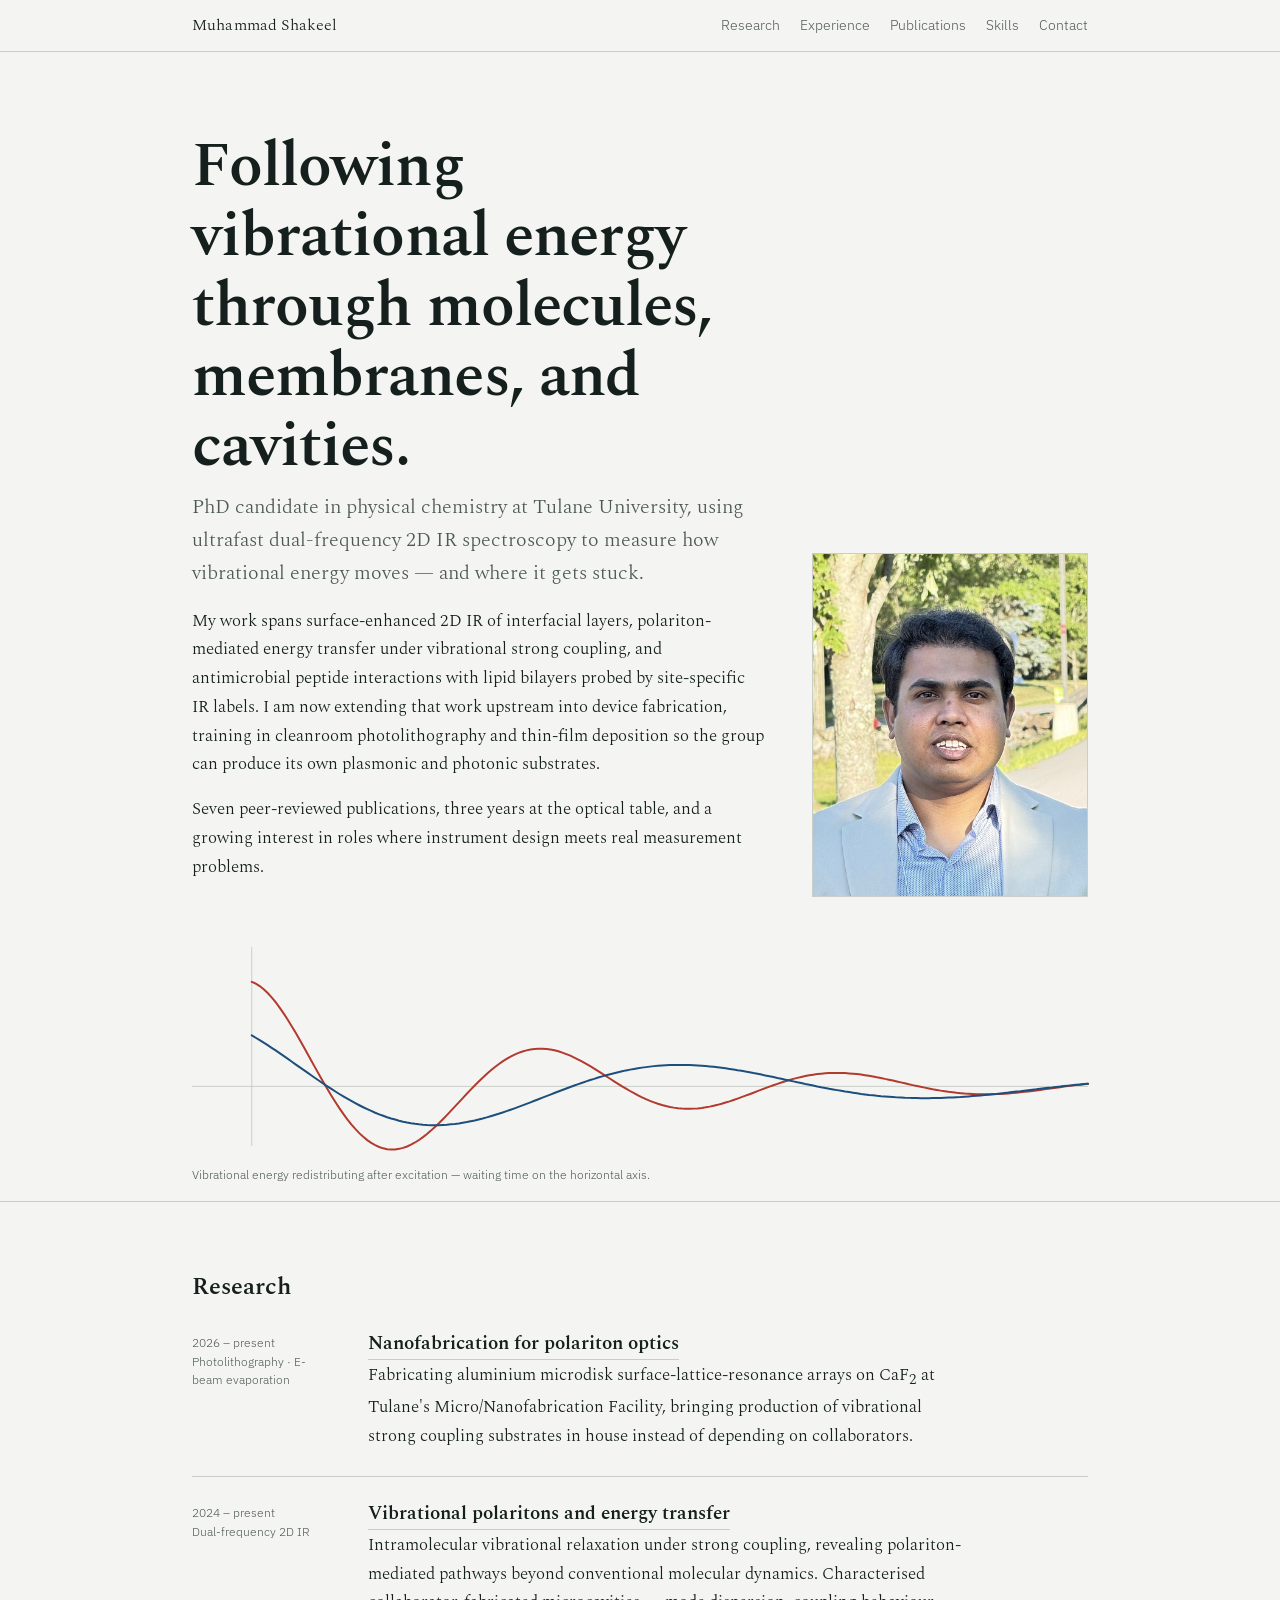
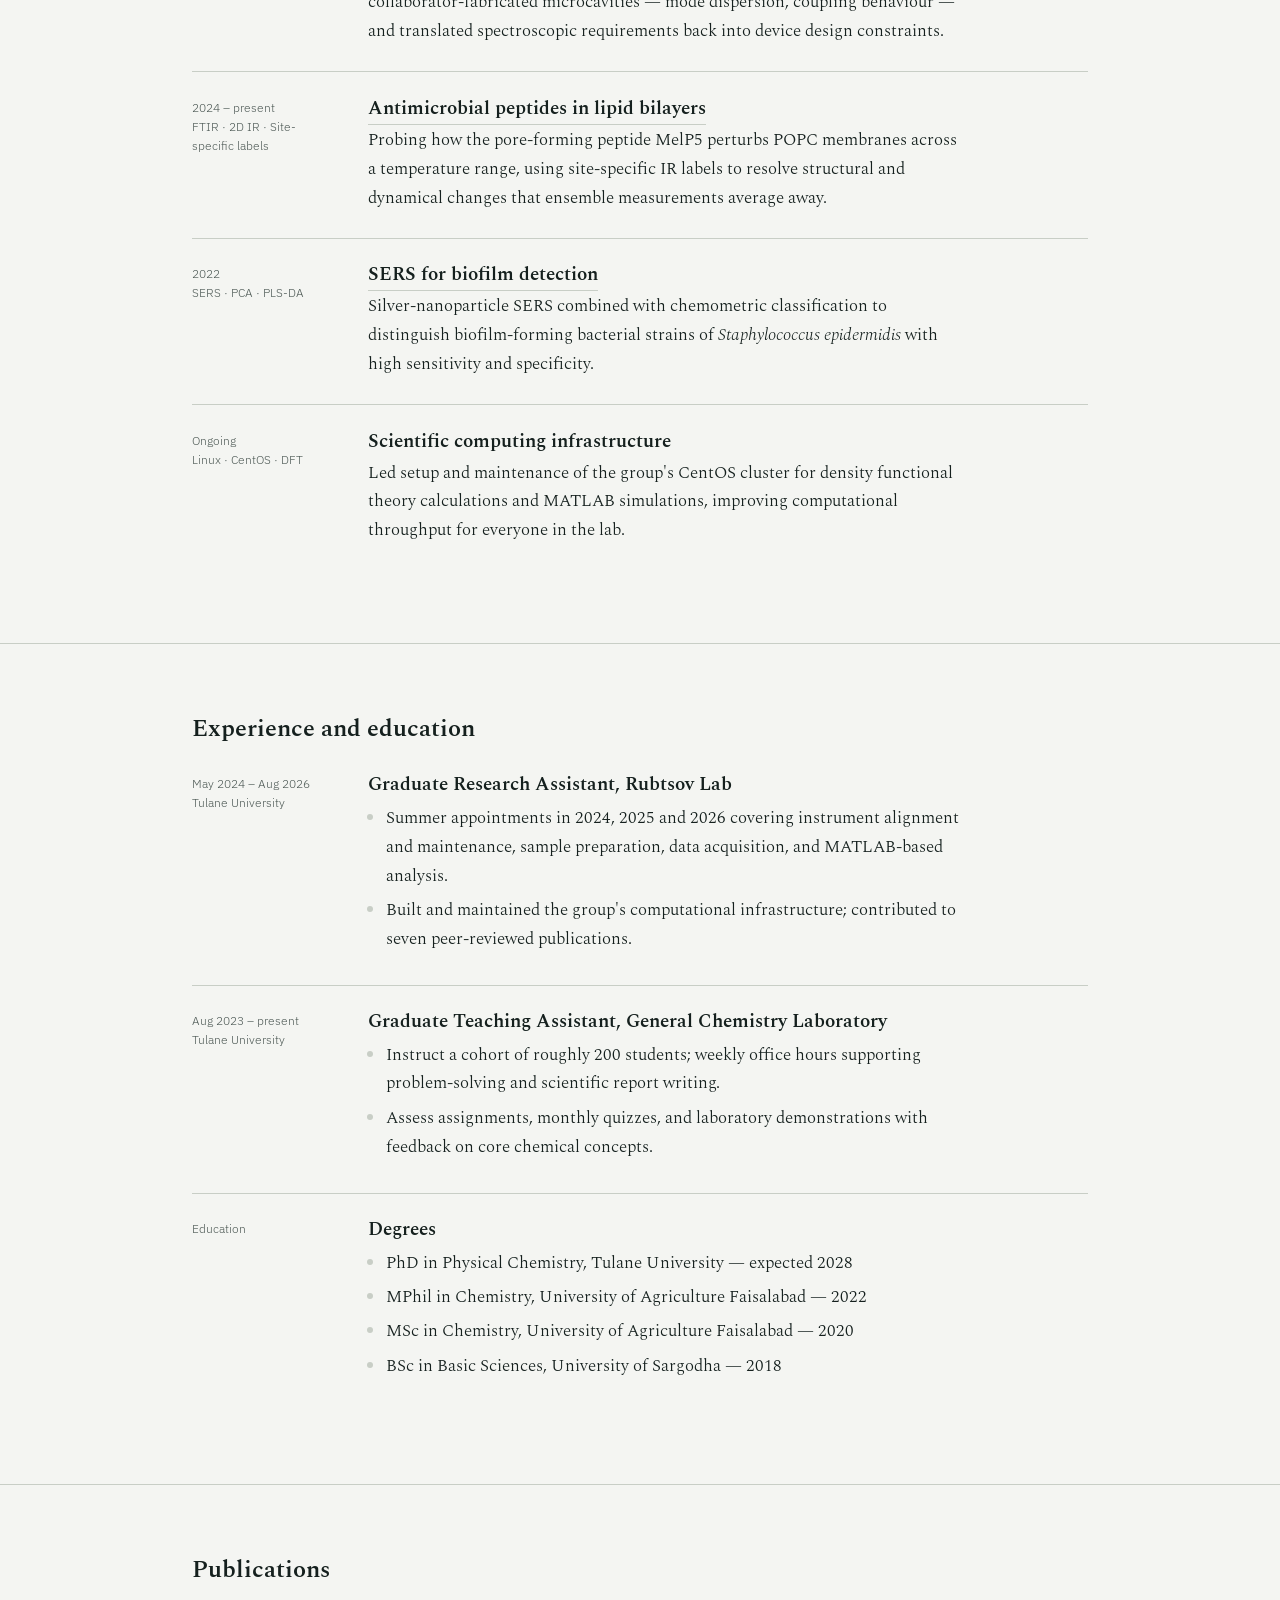
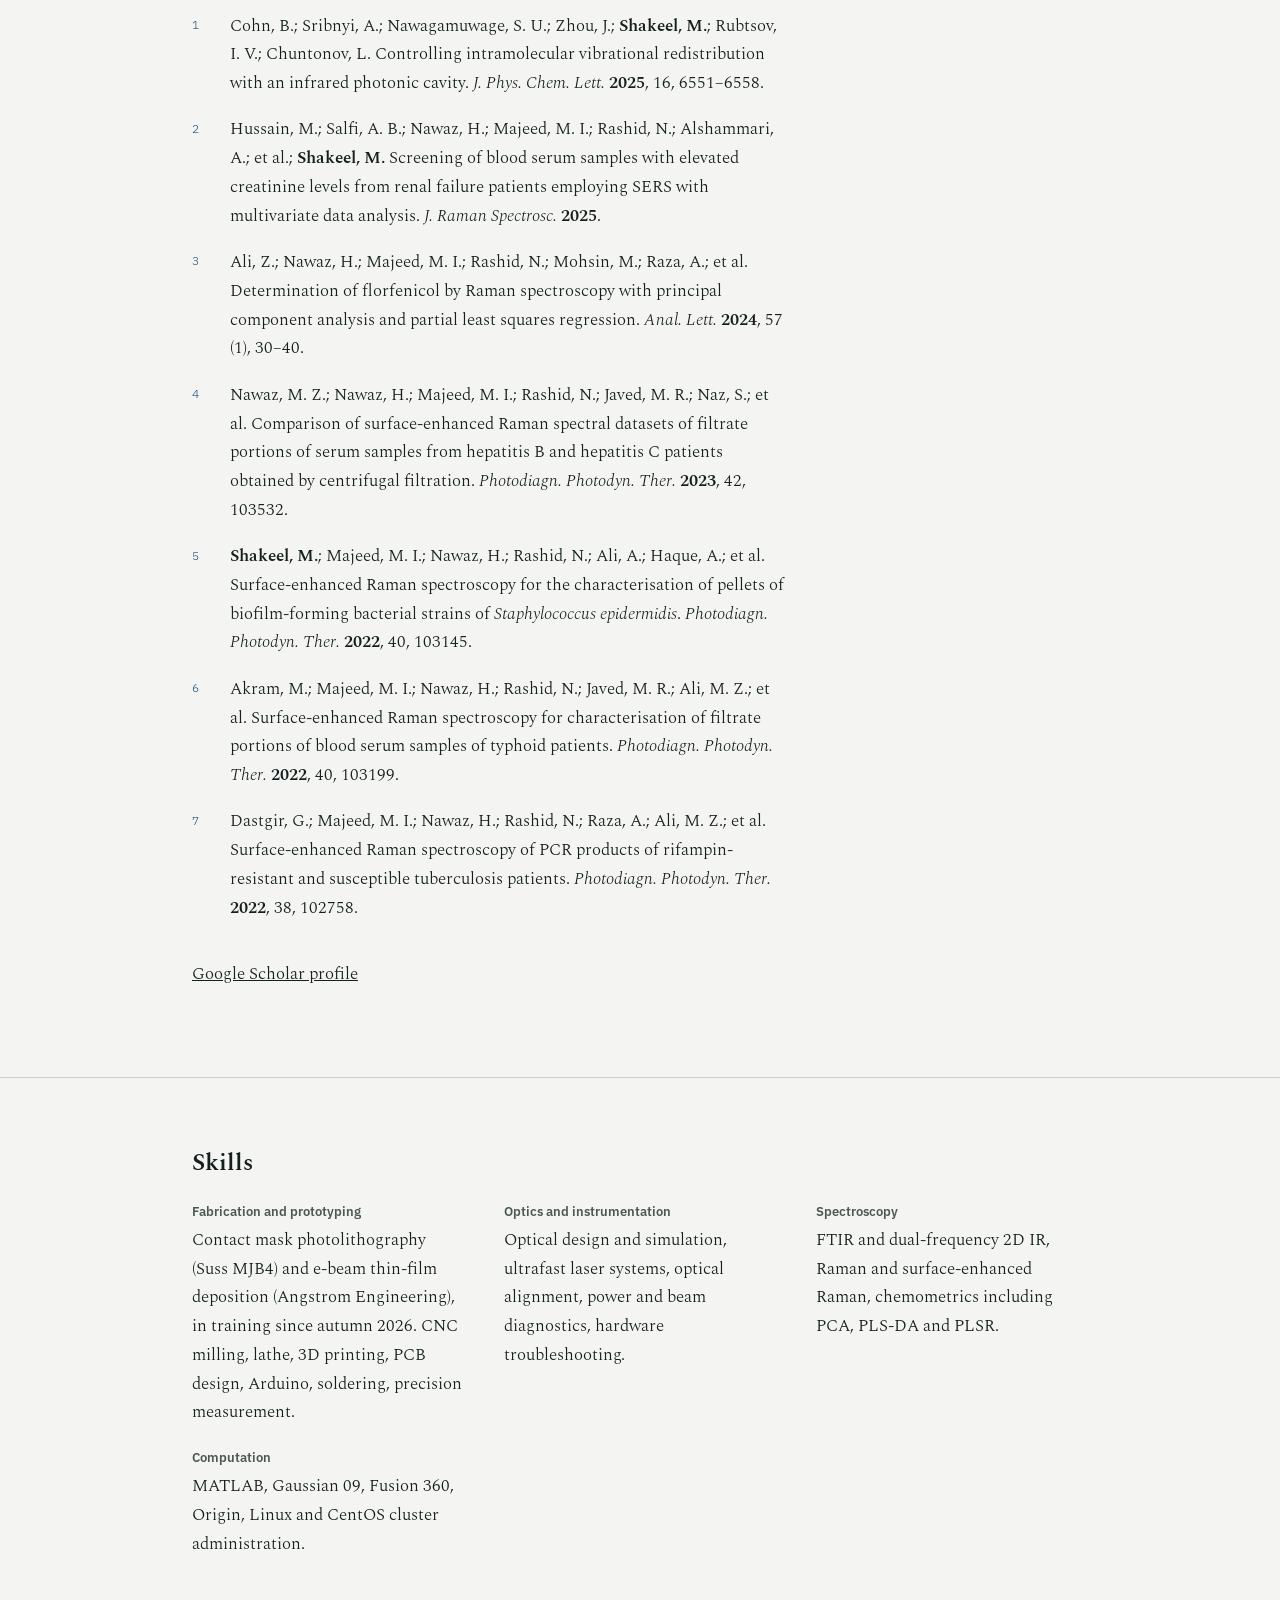
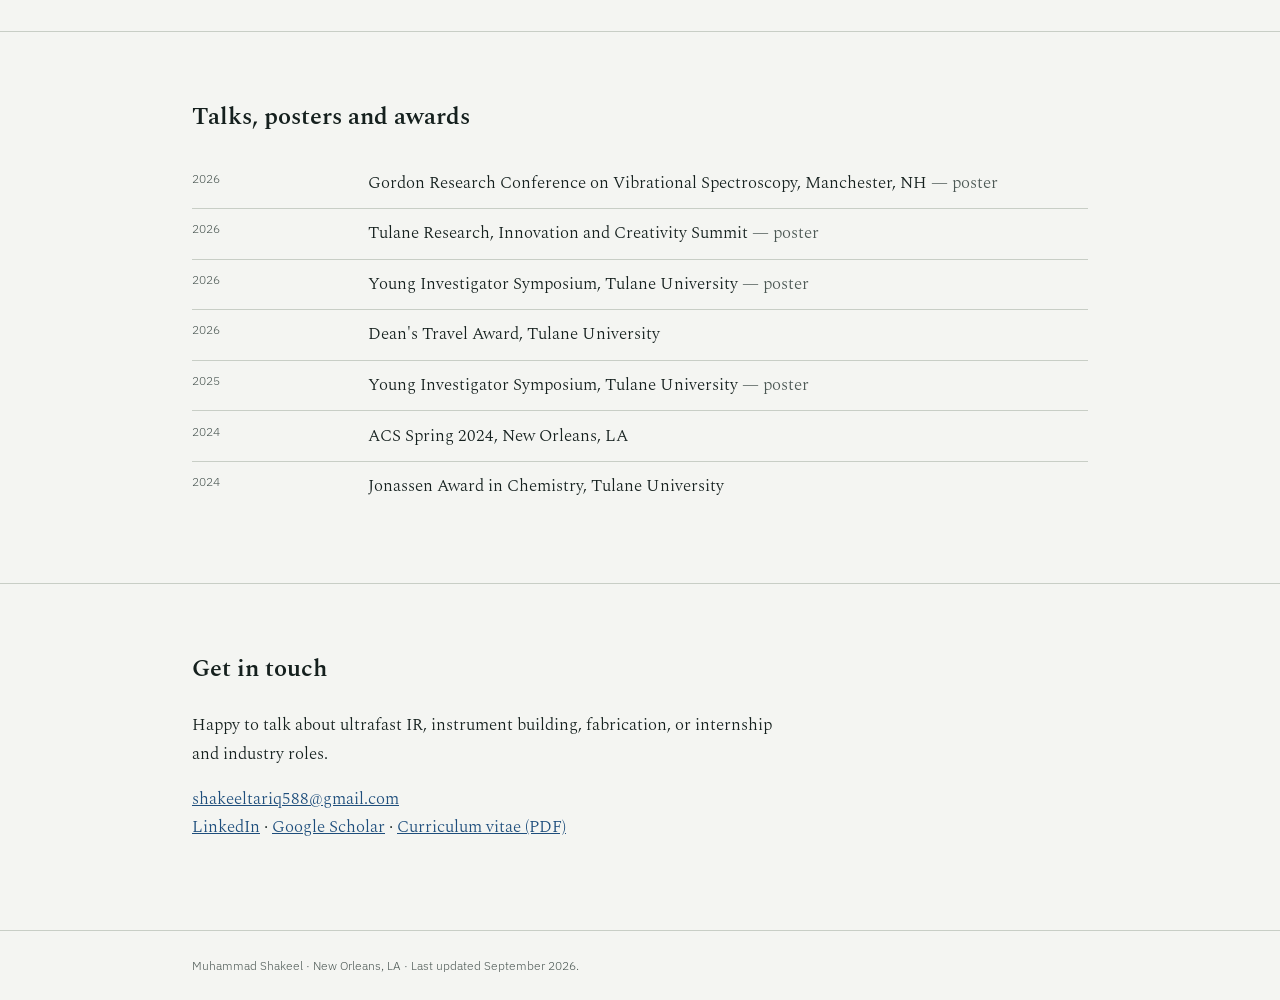
<file: index.html>
<!DOCTYPE html>
<html lang="en">
<head>
<meta charset="utf-8">
<meta name="viewport" content="width=device-width, initial-scale=1">
<title>Muhammad Shakeel — Ultrafast 2D IR Spectroscopy</title>
<meta name="description" content="PhD candidate in physical chemistry at Tulane University. Ultrafast dual-frequency 2D IR spectroscopy, vibrational polaritons, and nanofabrication for photonic substrates.">
<link rel="preconnect" href="https://fonts.googleapis.com">
<link rel="preconnect" href="https://fonts.gstatic.com" crossorigin>
<link href="https://fonts.googleapis.com/css2?family=IBM+Plex+Sans:wght@400;500;600&family=Spectral:ital,wght@0,300;0,400;0,600;1,400&display=swap" rel="stylesheet">
<link rel="stylesheet" href="style.css">
</head>
<body>

<header>
  <div class="wrap bar">
    <a class="mark" href="index.html">Muhammad Shakeel</a>
    <nav>
      <a href="#research">Research</a>
      <a href="#experience">Experience</a>
      <a href="#publications">Publications</a>
      <a href="#skills">Skills</a>
      <a href="#contact">Contact</a>
    </nav>
  </div>
</header>

<main>
  <div class="wrap hero">
    <div class="hero-grid">
      <div>
        <h1>Following vibrational energy through molecules, membranes, and cavities.</h1>
        <p class="standfirst">PhD candidate in physical chemistry at Tulane University, using ultrafast
        dual-frequency 2D IR spectroscopy to measure how vibrational energy moves — and where it gets
        stuck.</p>
        <p>My work spans surface-enhanced 2D IR of interfacial layers, polariton-mediated energy transfer
        under vibrational strong coupling, and antimicrobial peptide interactions with lipid bilayers
        probed by site-specific IR labels. I am now extending that work upstream into device
        fabrication, training in cleanroom photolithography and thin-film deposition so the group can
        produce its own plasmonic and photonic substrates.</p>
        <p>Seven peer-reviewed publications, three years at the optical table, and a growing interest in
        roles where instrument design meets real measurement problems.</p>
      </div>
      <!-- Replace with your own photo saved as images/portrait.jpg -->
      <img class="portrait" src="images/portrait.jpg" alt="Portrait of Muhammad Shakeel">
    </div>

    <figure class="trace">
      <svg viewBox="0 0 900 220" role="img" aria-label="Transient absorption decay with coherent vibrational beating">
        <line class="axis" x1="0" y1="150" x2="900" y2="150"></line>
        <line class="axis" x1="60" y1="10" x2="60" y2="210"></line>
        <path id="curveA" class="curve" stroke="var(--pos)"></path>
        <path id="curveB" class="curve b" stroke="var(--neg)"></path>
      </svg>
      <figcaption>Vibrational energy redistributing after excitation — waiting time on the horizontal axis.</figcaption>
    </figure>
  </div>

  <section id="research">
    <div class="wrap">
      <h2>Research</h2>

      <article class="entry">
        <div class="meta">2026 – present<br>Photolithography · E-beam evaporation</div>
        <div>
          <h3><a href="projects/nanofabrication.html">Nanofabrication for polariton optics</a></h3>
          <p>Fabricating aluminium microdisk surface-lattice-resonance arrays on CaF<sub>2</sub> at
          Tulane's Micro/Nanofabrication Facility, bringing production of vibrational strong coupling
          substrates in house instead of depending on collaborators.</p>
        </div>
      </article>

      <article class="entry">
        <div class="meta">2024 – present<br>Dual-frequency 2D IR</div>
        <div>
          <h3><a href="projects/vibrational-polaritons.html">Vibrational polaritons and energy transfer</a></h3>
          <p>Intramolecular vibrational relaxation under strong coupling, revealing polariton-mediated
          pathways beyond conventional molecular dynamics. Characterised collaborator-fabricated
          microcavities — mode dispersion, coupling behaviour — and translated spectroscopic
          requirements back into device design constraints.</p>
        </div>
      </article>

      <article class="entry">
        <div class="meta">2024 – present<br>FTIR · 2D IR · Site-specific labels</div>
        <div>
          <h3><a href="projects/peptide-membranes.html">Antimicrobial peptides in lipid bilayers</a></h3>
          <p>Probing how the pore-forming peptide MelP5 perturbs POPC membranes across a temperature
          range, using site-specific IR labels to resolve structural and dynamical changes that
          ensemble measurements average away.</p>
        </div>
      </article>

      <article class="entry">
        <div class="meta">2022<br>SERS · PCA · PLS-DA</div>
        <div>
          <h3><a href="projects/sers-biofilms.html">SERS for biofilm detection</a></h3>
          <p>Silver-nanoparticle SERS combined with chemometric classification to distinguish
          biofilm-forming bacterial strains of <em>Staphylococcus epidermidis</em> with high sensitivity
          and specificity.</p>
        </div>
      </article>

      <article class="entry">
        <div class="meta">Ongoing<br>Linux · CentOS · DFT</div>
        <div>
          <h3>Scientific computing infrastructure</h3>
          <p>Led setup and maintenance of the group's CentOS cluster for density functional theory
          calculations and MATLAB simulations, improving computational throughput for everyone in the
          lab.</p>
        </div>
      </article>
    </div>
  </section>

  <section id="experience">
    <div class="wrap">
      <h2>Experience and education</h2>

      <article class="entry">
        <div class="meta">May 2024 – Aug 2026<br>Tulane University</div>
        <div>
          <h3>Graduate Research Assistant, Rubtsov Lab</h3>
          <ul>
            <li>Summer appointments in 2024, 2025 and 2026 covering instrument alignment and
            maintenance, sample preparation, data acquisition, and MATLAB-based analysis.</li>
            <li>Built and maintained the group's computational infrastructure; contributed to seven
            peer-reviewed publications.</li>
          </ul>
        </div>
      </article>

      <article class="entry">
        <div class="meta">Aug 2023 – present<br>Tulane University</div>
        <div>
          <h3>Graduate Teaching Assistant, General Chemistry Laboratory</h3>
          <ul>
            <li>Instruct a cohort of roughly 200 students; weekly office hours supporting problem-solving
            and scientific report writing.</li>
            <li>Assess assignments, monthly quizzes, and laboratory demonstrations with feedback on core
            chemical concepts.</li>
          </ul>
        </div>
      </article>

      <article class="entry">
        <div class="meta">Education</div>
        <div>
          <h3>Degrees</h3>
          <ul>
            <li>PhD in Physical Chemistry, Tulane University — expected 2028</li>
            <li>MPhil in Chemistry, University of Agriculture Faisalabad — 2022</li>
            <li>MSc in Chemistry, University of Agriculture Faisalabad — 2020</li>
            <li>BSc in Basic Sciences, University of Sargodha — 2018</li>
          </ul>
        </div>
      </article>
    </div>
  </section>

  <section id="publications">
    <div class="wrap">
      <h2>Publications</h2>
      <ol class="pubs">
        <li>Cohn, B.; Sribnyi, A.; Nawagamuwage, S. U.; Zhou, J.; <strong>Shakeel, M.</strong>;
          Rubtsov, I. V.; Chuntonov, L. Controlling intramolecular vibrational redistribution with an
          infrared photonic cavity. <em>J. Phys. Chem. Lett.</em> <strong>2025</strong>, 16, 6551–6558.</li>
        <li>Hussain, M.; Salfi, A. B.; Nawaz, H.; Majeed, M. I.; Rashid, N.; Alshammari, A.; et al.;
          <strong>Shakeel, M.</strong> Screening of blood serum samples with elevated creatinine levels
          from renal failure patients employing SERS with multivariate data analysis.
          <em>J. Raman Spectrosc.</em> <strong>2025</strong>.</li>
        <li>Ali, Z.; Nawaz, H.; Majeed, M. I.; Rashid, N.; Mohsin, M.; Raza, A.; et al. Determination of
          florfenicol by Raman spectroscopy with principal component analysis and partial least squares
          regression. <em>Anal. Lett.</em> <strong>2024</strong>, 57 (1), 30–40.</li>
        <li>Nawaz, M. Z.; Nawaz, H.; Majeed, M. I.; Rashid, N.; Javed, M. R.; Naz, S.; et al. Comparison
          of surface-enhanced Raman spectral datasets of filtrate portions of serum samples from
          hepatitis B and hepatitis C patients obtained by centrifugal filtration.
          <em>Photodiagn. Photodyn. Ther.</em> <strong>2023</strong>, 42, 103532.</li>
        <li><strong>Shakeel, M.</strong>; Majeed, M. I.; Nawaz, H.; Rashid, N.; Ali, A.; Haque, A.;
          et al. Surface-enhanced Raman spectroscopy for the characterisation of pellets of
          biofilm-forming bacterial strains of <em>Staphylococcus epidermidis</em>.
          <em>Photodiagn. Photodyn. Ther.</em> <strong>2022</strong>, 40, 103145.</li>
        <li>Akram, M.; Majeed, M. I.; Nawaz, H.; Rashid, N.; Javed, M. R.; Ali, M. Z.; et al.
          Surface-enhanced Raman spectroscopy for characterisation of filtrate portions of blood serum
          samples of typhoid patients. <em>Photodiagn. Photodyn. Ther.</em> <strong>2022</strong>, 40,
          103199.</li>
        <li>Dastgir, G.; Majeed, M. I.; Nawaz, H.; Rashid, N.; Raza, A.; Ali, M. Z.; et al.
          Surface-enhanced Raman spectroscopy of PCR products of rifampin-resistant and susceptible
          tuberculosis patients. <em>Photodiagn. Photodyn. Ther.</em> <strong>2022</strong>, 38,
          102758.</li>
      </ol>
      <p style="margin-top:1.25rem"><a href="https://scholar.google.com/citations?user=7wEwzAEAAAAJ&hl=en">Google Scholar profile</a>
      </p>
    </div>
  </section>

  <section id="skills">
    <div class="wrap">
      <h2>Skills</h2>
      <div class="skills">
        <div>
          <h3>Fabrication and prototyping</h3>
          <p>Contact mask photolithography (Suss MJB4) and e-beam thin-film deposition (Angstrom
          Engineering), in training since autumn 2026. CNC milling, lathe, 3D printing, PCB design,
          Arduino, soldering, precision measurement.</p>
        </div>
        <div>
          <h3>Optics and instrumentation</h3>
          <p>Optical design and simulation, ultrafast laser systems, optical alignment, power and beam
          diagnostics, hardware troubleshooting.</p>
        </div>
        <div>
          <h3>Spectroscopy</h3>
          <p>FTIR and dual-frequency 2D IR, Raman and surface-enhanced Raman, chemometrics including
          PCA, PLS-DA and PLSR.</p>
        </div>
        <div>
          <h3>Computation</h3>
          <p>MATLAB, Gaussian 09, Fusion 360, Origin, Linux and CentOS cluster administration.</p>
        </div>
      </div>
    </div>
  </section>

  <section id="talks">
    <div class="wrap">
      <h2>Talks, posters and awards</h2>
      <ul class="list">
        <li><span class="meta">2026</span><span>Gordon Research Conference on Vibrational Spectroscopy, Manchester, NH <span class="where">— poster</span></span></li>
        <li><span class="meta">2026</span><span>Tulane Research, Innovation and Creativity Summit <span class="where">— poster</span></span></li>
        <li><span class="meta">2026</span><span>Young Investigator Symposium, Tulane University <span class="where">— poster</span></span></li>
        <li><span class="meta">2026</span><span>Dean's Travel Award, Tulane University</span></li>
        <li><span class="meta">2025</span><span>Young Investigator Symposium, Tulane University <span class="where">— poster</span></span></li>
        <li><span class="meta">2024</span><span>ACS Spring 2024, New Orleans, LA</span></li>
        <li><span class="meta">2024</span><span>Jonassen Award in Chemistry, Tulane University</span></li>
      </ul>
    </div>
  </section>

  <section id="contact" class="contact">
    <div class="wrap">
      <h2>Get in touch</h2>
      <p>Happy to talk about ultrafast IR, instrument building, fabrication, or internship and industry
      roles.</p>
      <p>
        <a href="mailto:shakeeltariq588@gmail.com?subject=Hello%20from%20your%20website">shakeeltariq588@gmail.com</a><br>
        <a href="https://www.linkedin.com/in/mshakeel588">LinkedIn</a> ·
        <a href="https://scholar.google.com/citations?user=7wEwzAEAAAAJ&hl=en">Google Scholar</a> ·
        <a href="cv.pdf">Curriculum vitae (PDF)</a>
      </p>
      <!-- Phone deliberately left off: a number on a public page gets scraped by recruiters' bots
           and spammers. Add it here only if you want that. -->
    </div>
  </section>
</main>

<footer><div class="wrap">Muhammad Shakeel · New Orleans, LA · Last updated September 2026.</div></footer>

<script>
  // Hero trace: exponential decay modulated by a vibrational beat.
  (function () {
    const W = 900, x0 = 60, y0 = 150;
    const path = (amp, tau, freq, phase) => {
      let d = "";
      for (let x = x0; x <= W; x += 4) {
        const t = (x - x0) / 90;
        const y = y0 - amp * Math.exp(-t / tau) * Math.cos(freq * t + phase);
        d += (d ? "L" : "M") + x.toFixed(1) + " " + y.toFixed(1);
      }
      return d;
    };
    const a = document.getElementById("curveA");
    const b = document.getElementById("curveB");
    if (a) a.setAttribute("d", path(105, 3.2, 1.9, 0));
    if (b) b.setAttribute("d", path(62, 4.6, 1.15, 0.6));
  })();
</script>
</body>
</html>
</file>
<file: style.css>
/* ============================================================
   Shared stylesheet. Every page links to this one file, so any
   change here applies across the whole site.
   ============================================================ */

/* ---------- tokens: change these to restyle everything ---------- */
:root{
  --paper:#F4F5F2;
  --panel:#EAECE7;
  --ink:#15201E;
  --ink-soft:#4C5854;
  --rule:#C8CEC6;
  --pos:#B23A2E;   /* positive lobe, 2D IR convention */
  --neg:#1E4E7C;   /* negative lobe */
  --measure:66ch;
  --pad:clamp(1.25rem, 5vw, 4rem);
}

*{box-sizing:border-box}
html{scroll-behavior:smooth}
@media (prefers-reduced-motion:reduce){ html{scroll-behavior:auto} }
body{
  margin:0; background:var(--paper); color:var(--ink);
  font-family:"Spectral",Georgia,serif; font-weight:300;
  font-size:clamp(1rem,0.95rem + 0.2vw,1.09rem); line-height:1.65;
  -webkit-font-smoothing:antialiased;
}
a{color:inherit}
h1,h2,h3{font-weight:600; line-height:1.12; margin:0}
p{margin:0 0 1rem; max-width:var(--measure)}
.wrap{max-width:64rem; margin:0 auto; padding-inline:var(--pad)}

/* ---------- header ---------- */
header{
  position:sticky; top:0; z-index:10; background:rgba(244,245,242,.92);
  backdrop-filter:blur(6px); border-bottom:1px solid var(--rule);
}
.bar{display:flex; gap:1.5rem; align-items:baseline; justify-content:space-between;
     padding-block:.7rem; flex-wrap:wrap}
.mark{font-size:1rem; letter-spacing:.01em; text-decoration:none}
nav{font-family:"IBM Plex Sans",system-ui,sans-serif; font-size:.85rem; display:flex; gap:1.25rem}
nav a{color:var(--ink-soft); text-decoration:none; padding-block:.2rem}
nav a:hover, nav a:focus-visible{color:var(--pos)}
:focus-visible{outline:2px solid var(--neg); outline-offset:3px}

/* ---------- hero (home page) ---------- */
.hero{padding-block:clamp(2.5rem,7vw,5rem) 1rem}
.hero h1{font-size:clamp(2.1rem,1.2rem + 3.6vw,3.9rem); letter-spacing:-.015em; margin-bottom:.6rem}
.standfirst{font-size:1.15em; color:var(--ink-soft)}
.hero-grid{display:grid; gap:clamp(1.5rem,4vw,3rem); grid-template-columns:1fr}
@media(min-width:56rem){ .hero-grid{grid-template-columns:1.35fr .65fr; align-items:end} }
.portrait{width:100%; aspect-ratio:4/5; object-fit:cover; border:1px solid var(--rule); filter:grayscale(.15)}

/* ---------- the drawn trace ---------- */
figure.trace{margin:2.5rem 0 0; padding:0}
.trace svg{display:block; width:100%; height:auto; overflow:visible}
.trace .axis{stroke:var(--rule); stroke-width:1}
.trace .curve{fill:none; stroke-width:2; stroke-linecap:round;
              stroke-dasharray:2400; stroke-dashoffset:2400; animation:draw 2.6s ease-out forwards}
.trace .curve.b{animation-delay:.35s}
@keyframes draw{to{stroke-dashoffset:0}}
@media (prefers-reduced-motion:reduce){ .trace .curve{animation:none; stroke-dashoffset:0} }
.trace figcaption{font-family:"IBM Plex Sans",sans-serif; font-size:.78rem; color:var(--ink-soft); margin-top:.5rem}

/* ---------- sections ---------- */
section{padding-block:clamp(2.5rem,6vw,4.5rem); border-top:1px solid var(--rule)}
section > .wrap > h2{font-size:1.5rem; margin-bottom:1.75rem}

/* research list: metadata rail + description */
.entry{display:grid; gap:.35rem 2rem; grid-template-columns:1fr; padding-block:1.6rem;
       border-top:1px solid var(--rule)}
.entry:first-of-type{border-top:0; padding-top:.25rem}
@media(min-width:44rem){ .entry{grid-template-columns:9rem 1fr} }
.meta{font-family:"IBM Plex Sans",sans-serif; font-size:.78rem; color:var(--ink-soft); line-height:1.5}
.entry h3{font-size:1.2rem; margin-bottom:.4rem}
.entry h3 a{text-decoration:none; background-image:linear-gradient(var(--rule),var(--rule));
            background-size:100% 1px; background-repeat:no-repeat; background-position:0 100%;
            padding-bottom:2px}
.entry h3 a:hover, .entry h3 a:focus-visible{background-image:linear-gradient(var(--pos),var(--pos))}
.entry p{margin-bottom:0}

/* publications */
ol.pubs{counter-reset:p; list-style:none; margin:0; padding:0}
ol.pubs li{counter-increment:p; position:relative; padding:0 0 1.1rem 2.4rem; max-width:var(--measure)}
ol.pubs li::before{content:counter(p); position:absolute; left:0; top:.15rem;
  font-family:"IBM Plex Sans",sans-serif; font-size:.78rem; color:var(--neg)}
ol.pubs em{font-style:italic}

/* skills */
.skills{display:grid; gap:1.5rem 2.5rem; grid-template-columns:repeat(auto-fit,minmax(15rem,1fr))}
.skills h3{font-family:"IBM Plex Sans",sans-serif; font-size:.82rem; font-weight:600;
           color:var(--ink-soft); margin-bottom:.4rem}
.skills p{margin:0}

.contact a{color:var(--neg)}
footer{border-top:1px solid var(--rule); padding-block:1.5rem;
       font-family:"IBM Plex Sans",sans-serif; font-size:.78rem; color:var(--ink-soft)}

/* ============================================================
   PROJECT PAGES
   ============================================================ */
.project{padding-block:clamp(2rem,6vw,4rem)}
.back{font-family:"IBM Plex Sans",sans-serif; font-size:.8rem; color:var(--ink-soft);
      text-decoration:none; display:inline-block; margin-bottom:2rem}
.back:hover, .back:focus-visible{color:var(--pos)}
.project h1{font-size:clamp(1.9rem,1.2rem + 2.4vw,3rem); letter-spacing:-.01em; margin-bottom:.75rem;
            max-width:22ch}
.lede{font-size:1.15em; color:var(--ink-soft); max-width:var(--measure)}

/* fact rail: role, dates, techniques, collaborators */
.facts{display:grid; gap:1rem 2rem; grid-template-columns:repeat(auto-fit,minmax(11rem,1fr));
       border-block:1px solid var(--rule); padding-block:1.25rem; margin:2rem 0 2.5rem}
.facts dt{font-family:"IBM Plex Sans",sans-serif; font-size:.75rem; color:var(--ink-soft);
          margin-bottom:.2rem}
.facts dd{margin:0; font-size:.95rem}

.project h2{font-size:1.25rem; margin:2.5rem 0 .9rem}
.project h2:first-of-type{margin-top:0}

/* figures */
.project figure{margin:2rem 0; padding:0}
.project figure img{width:100%; height:auto; display:block; border:1px solid var(--rule)}
.project figcaption{font-family:"IBM Plex Sans",sans-serif; font-size:.78rem;
                    color:var(--ink-soft); margin-top:.5rem; max-width:var(--measure)}
.figrow{display:grid; gap:1.25rem; grid-template-columns:1fr}
@media(min-width:44rem){ .figrow{grid-template-columns:1fr 1fr} }
.figrow figure{margin:0}

/* takeaway callout, one per page at most */
.takeaway{border-left:3px solid var(--neg); padding:.25rem 0 .25rem 1.25rem;
          margin:2.5rem 0; max-width:var(--measure)}
.takeaway p:last-child{margin-bottom:0}

/* ============================================================
   ADDED: experience bullets, compact lists (talks, awards)
   ============================================================ */
.entry ul{margin:.5rem 0 0; padding-left:1.1rem; max-width:var(--measure)}
.entry ul li{margin-bottom:.35rem}
.entry ul li::marker{color:var(--rule)}

ul.list{margin:0; padding:0; list-style:none}
ul.list li{display:grid; gap:.1rem 2rem; grid-template-columns:1fr;
           padding-block:.65rem; border-top:1px solid var(--rule); max-width:none}
ul.list li:first-child{border-top:0}
@media(min-width:44rem){ ul.list li{grid-template-columns:9rem 1fr} }
ul.list .where{color:var(--ink-soft); font-size:.95em}

ol.pubs strong{font-weight:600; color:var(--ink)}
ol.pubs a{color:var(--neg)}
</file>
